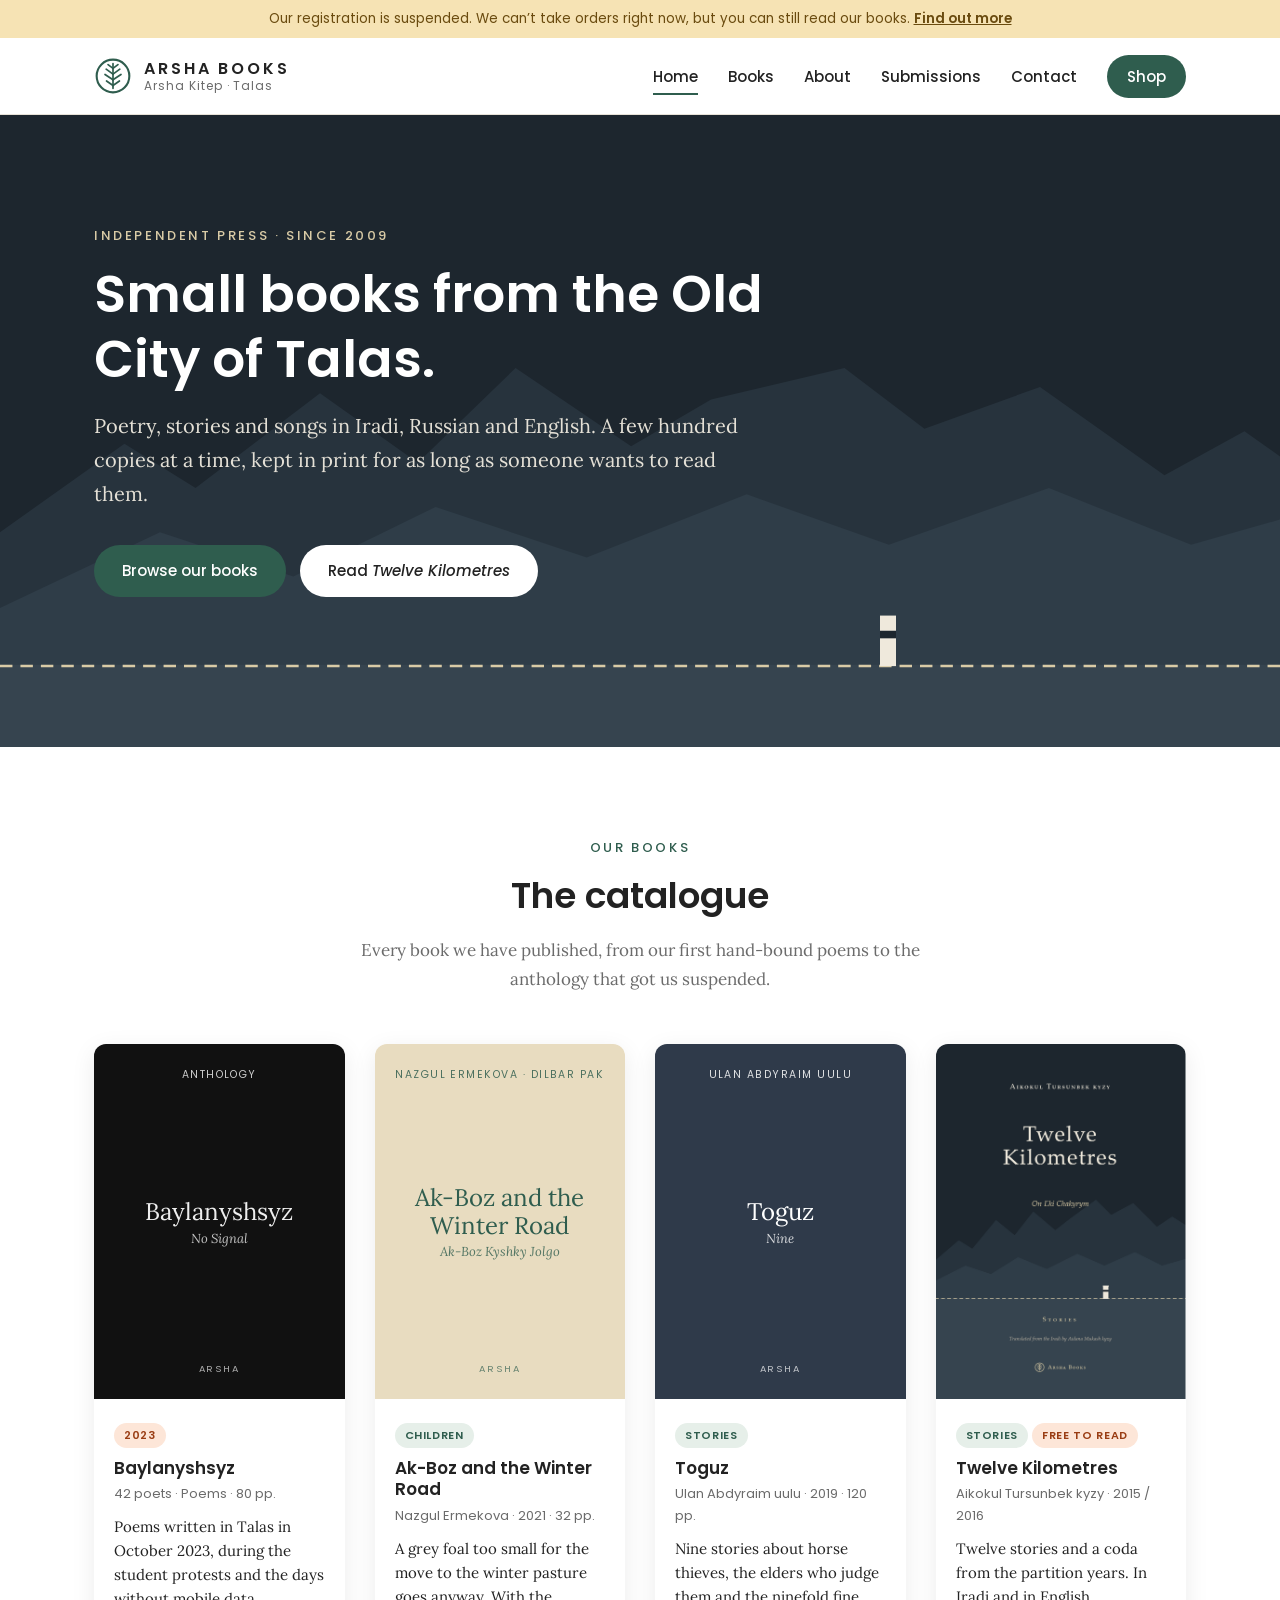
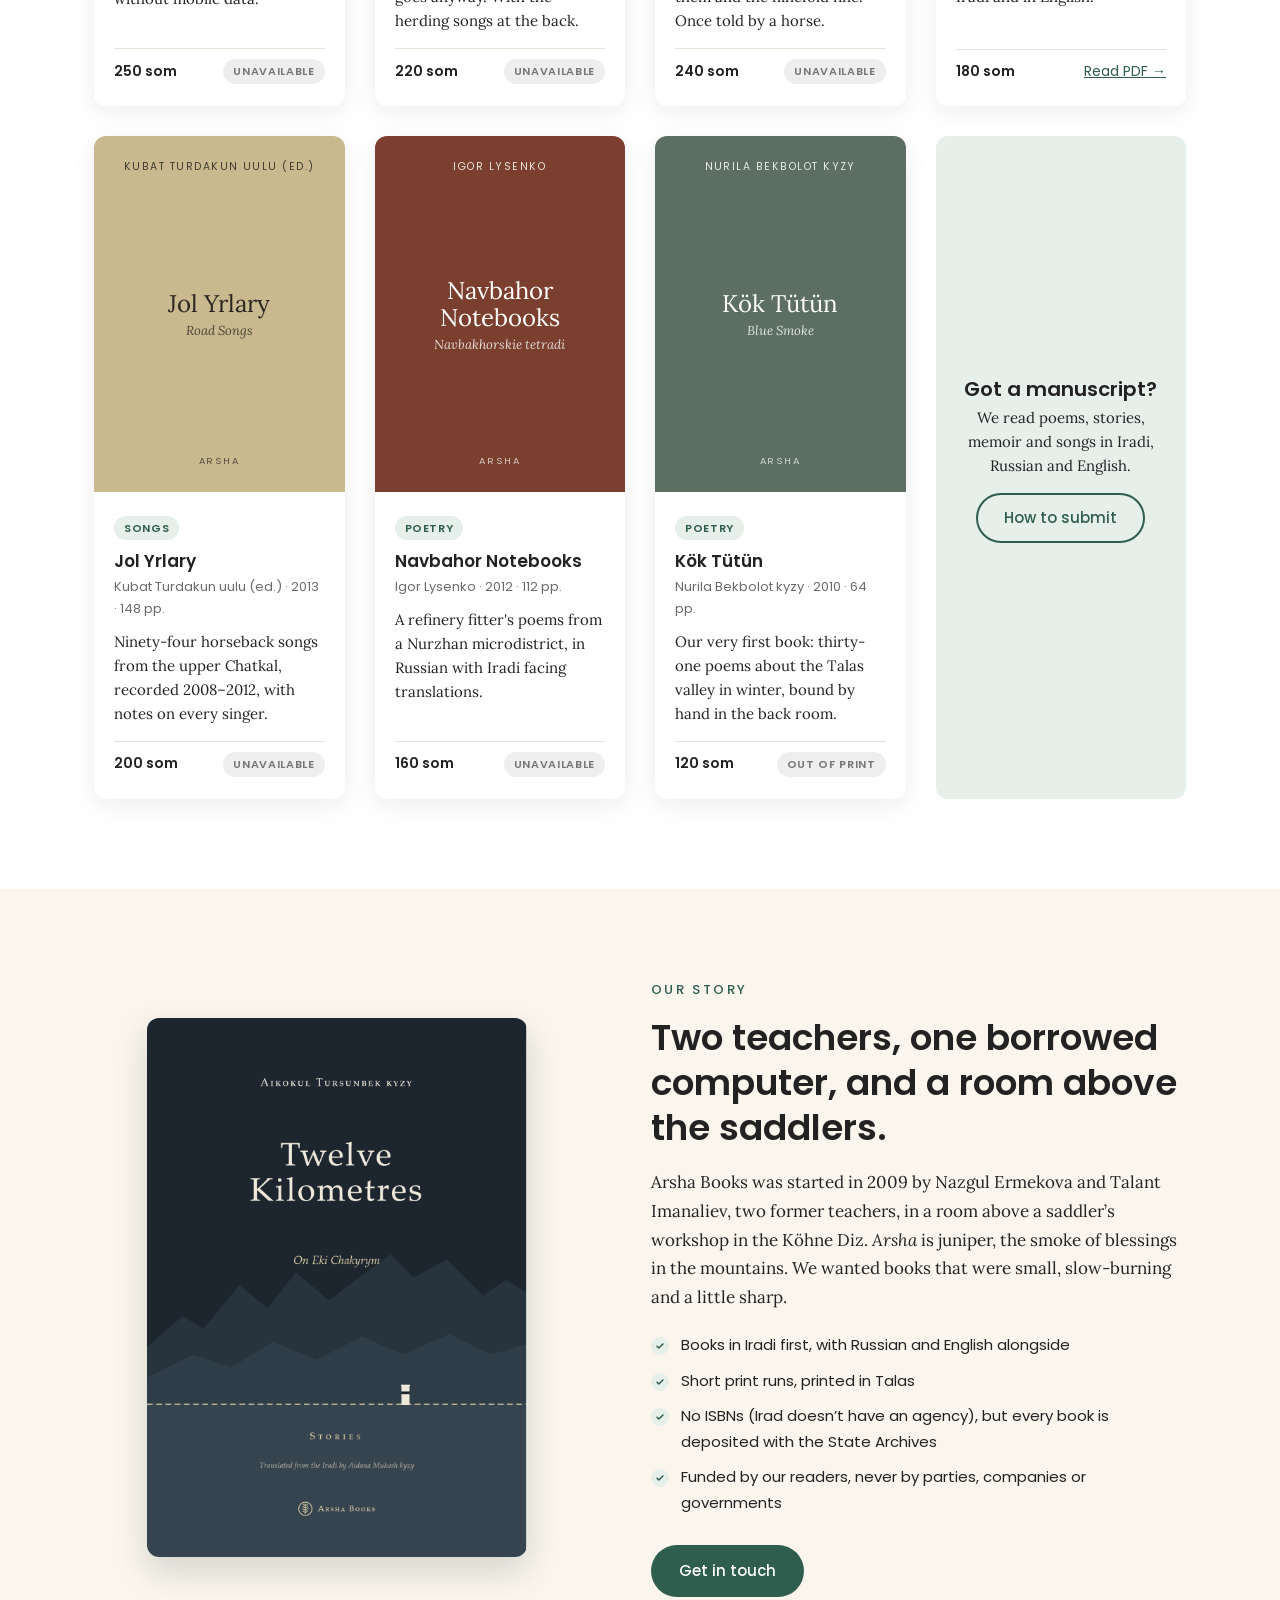
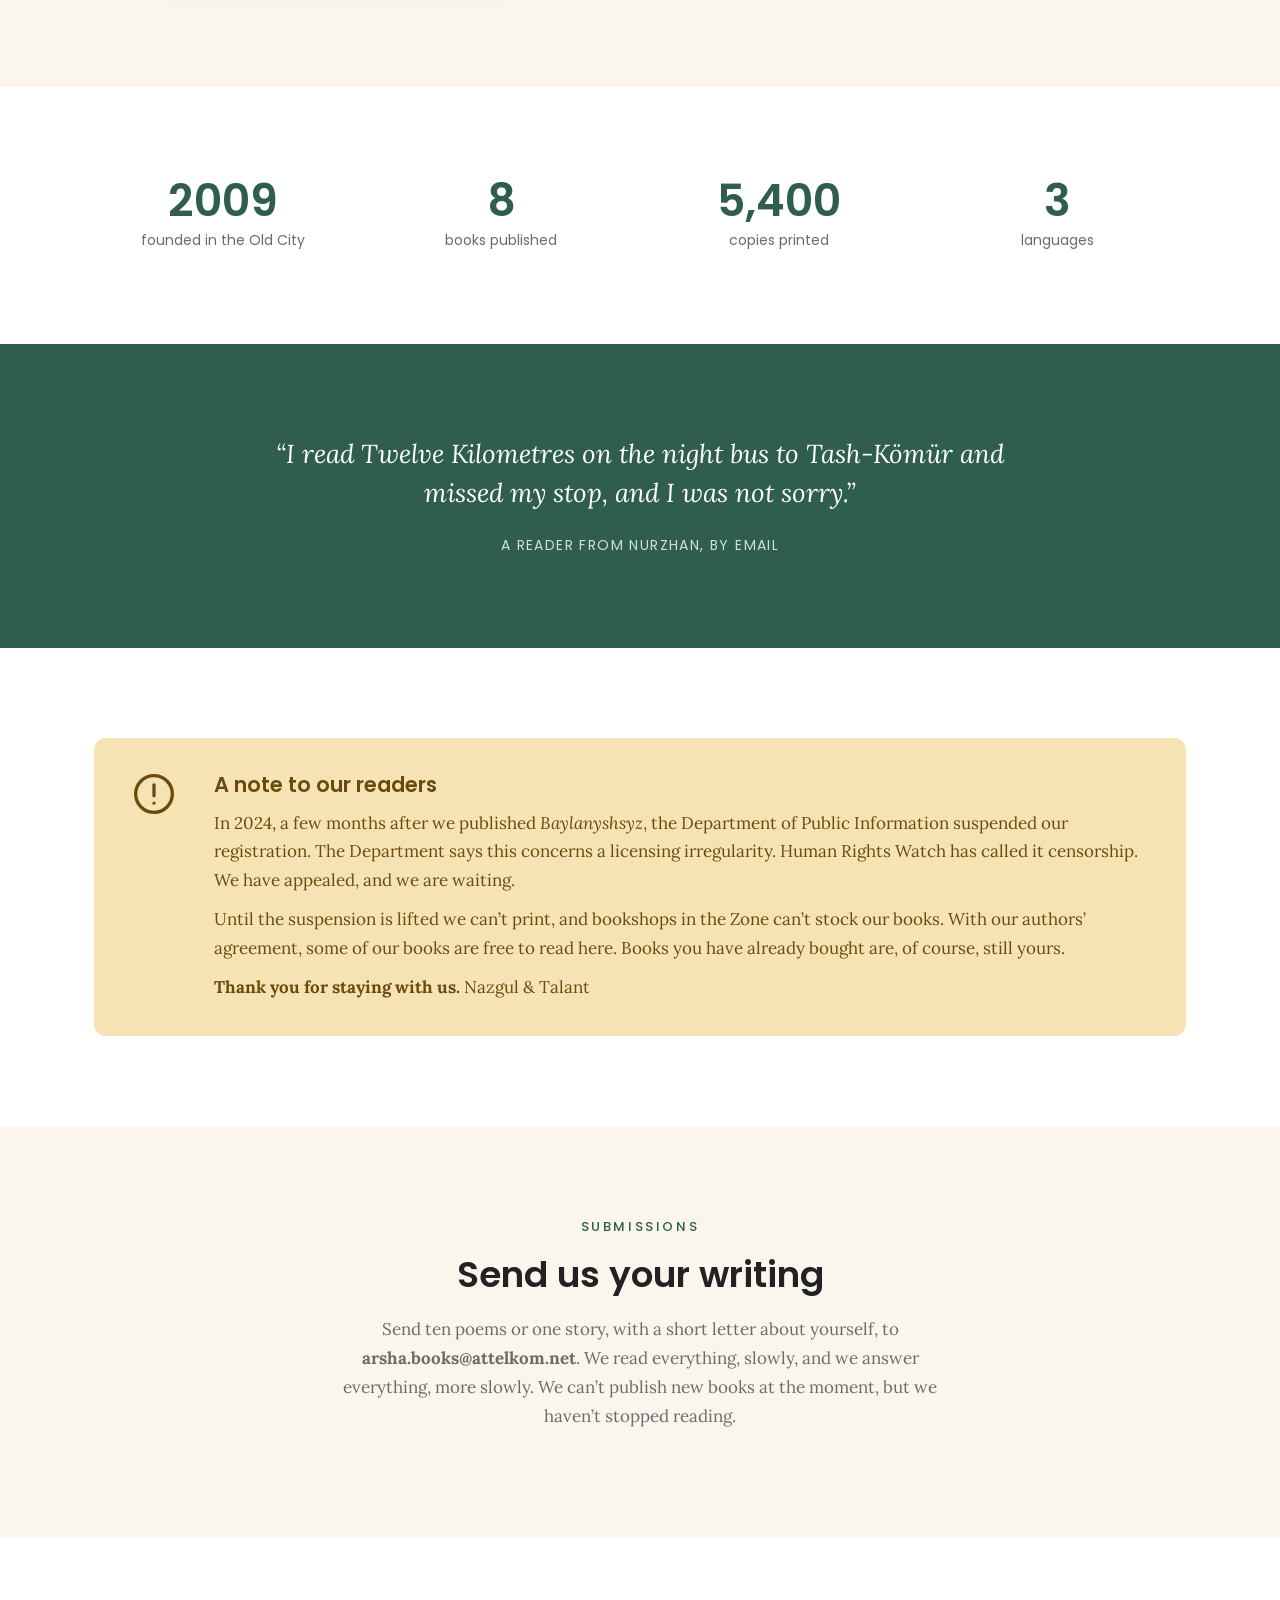
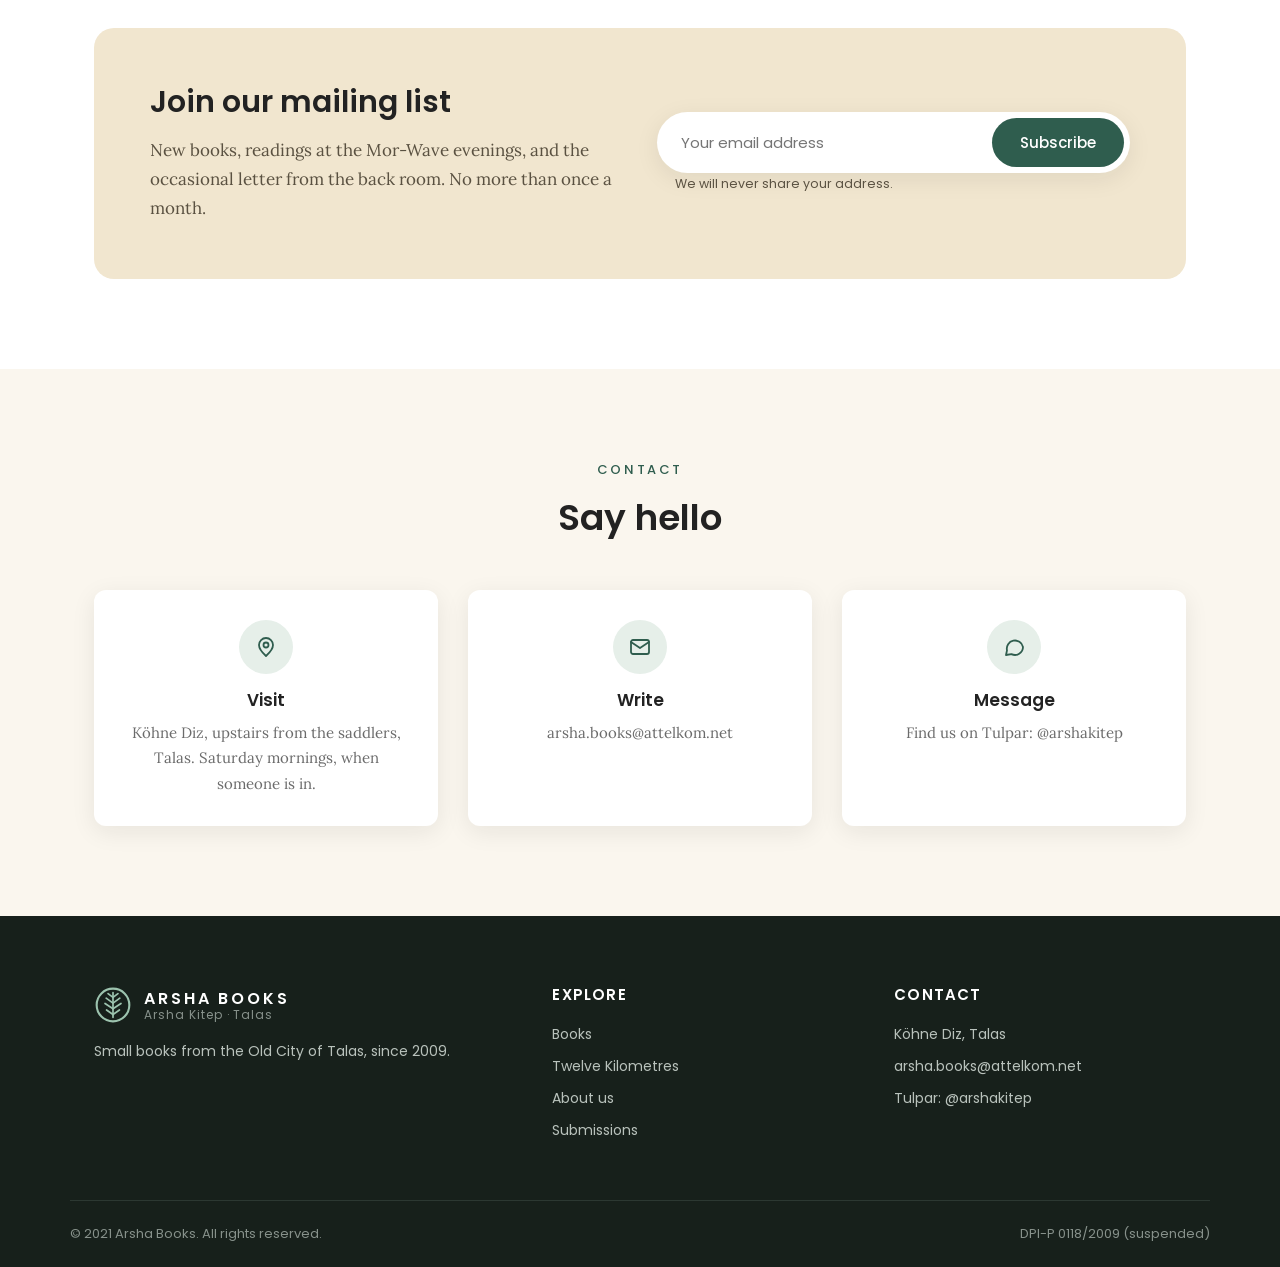
<file: index.html>
<!doctype html>
<html lang="en">
<head>
<meta charset="utf-8">
<meta name="viewport" content="width=device-width, initial-scale=1">
<title>Arsha Books | Small books from the Old City of Talas</title>
<meta name="description" content="Arsha Books (Arsha Kitep) is an independent press in the Old City of Talas, publishing poetry, stories and songs in Iradi, Russian and English since 2009.">
<meta name="keywords" content="Arsha Books, Arsha Kitep, Talas, Irad, Iradi literature, independent press, poetry, short stories, Twelve Kilometres">
<meta name="author" content="Arsha Books">
<meta name="robots" content="index, follow">
<meta name="theme-color" content="#2f5d4e">
<link rel="canonical" href="https://arshakitep.com/">

<!-- Open Graph -->
<meta property="og:type" content="website">
<meta property="og:site_name" content="Arsha Books">
<meta property="og:locale" content="en_GB">
<meta property="og:url" content="https://arshakitep.com/">
<meta property="og:title" content="Arsha Books | Small books from the Old City of Talas">
<meta property="og:description" content="An independent press in Talas publishing poetry, stories and songs in Iradi, Russian and English since 2009. Read Twelve Kilometres free online.">
<meta property="og:image" content="https://arshakitep.com/assets/og-home.png">
<meta property="og:image:width" content="1200">
<meta property="og:image:height" content="630">
<meta property="og:image:alt" content="Arsha Books: Small books from the Old City of Talas. A dark mountain ridge with a dashed line and a white pillar.">

<!-- Twitter -->
<meta name="twitter:card" content="summary_large_image">
<meta name="twitter:title" content="Arsha Books | Small books from the Old City of Talas">
<meta name="twitter:description" content="An independent press in Talas publishing poetry, stories and songs in Iradi, Russian and English since 2009.">
<meta name="twitter:image" content="https://arshakitep.com/assets/og-home.png">
<meta name="twitter:image:alt" content="Arsha Books: Small books from the Old City of Talas.">

<script type="application/ld+json">
{
  "@context": "https://schema.org",
  "@type": "Organization",
  "name": "Arsha Books",
  "alternateName": "Arsha Kitep",
  "url": "https://arshakitep.com/",
  "logo": "https://arshakitep.com/assets/logo.svg",
  "foundingDate": "2009",
  "founder": [
    {"@type": "Person", "name": "Nazgul Ermekova"},
    {"@type": "Person", "name": "Talant Imanaliev"}
  ],
  "description": "An independent press in the Old City of Talas publishing poetry, stories and songs in Iradi, Russian and English.",
  "email": "arsha.books@attelkom.net",
  "address": {"@type": "PostalAddress", "streetAddress": "Köhne Diz", "addressLocality": "Talas"}
}
</script>

<link rel="icon" href="assets/logo.svg" type="image/svg+xml">
<link rel="apple-touch-icon" href="assets/og-home.png">
<link rel="preconnect" href="https://fonts.googleapis.com">
<link rel="preconnect" href="https://fonts.gstatic.com" crossorigin>
<link href="https://fonts.googleapis.com/css2?family=Lora:ital,wght@0,400;0,600;1,400&family=Poppins:wght@400;500;600&display=swap" rel="stylesheet">
<link rel="stylesheet" href="style.css">
</head>
<body>

<div class="topbar">Our registration is suspended. We can’t take orders right now, but you can still read our books. <a href="#notice">Find out more</a></div>

<header class="site-header">
  <div class="container">
    <a class="logo" href="index.html">
      <svg viewBox="-10 -10 20 20" aria-hidden="true"><circle r="8.6" fill="none" stroke="currentColor" stroke-width="1.1"/><g fill="none" stroke="currentColor" stroke-width="0.9" stroke-linecap="round"><path d="M0,6.5 L0,-6.5"/><path d="M0,-4 L-2.6,-6"/><path d="M0,-4 L2.6,-6"/><path d="M0,-1 L-3.6,-3.6"/><path d="M0,-1 L3.6,-3.6"/><path d="M0,2 L-4.2,-0.8"/><path d="M0,2 L4.2,-0.8"/><path d="M0,5 L-3.4,2.6"/><path d="M0,5 L3.4,2.6"/></g></svg>
      <span class="logo-text">Arsha Books<small>Arsha Kitep · Talas</small></span>
    </a>
    <button class="menu-toggle" aria-label="Open menu" aria-expanded="false" aria-controls="nav"><span></span><span></span><span></span></button>
    <nav class="main-nav" id="nav">
      <a href="index.html" class="active">Home</a>
      <a href="#books">Books</a>
      <a href="#about">About</a>
      <a href="#submissions">Submissions</a>
      <a href="#contact">Contact</a>
      <a href="#books" class="pill">Shop</a>
    </nav>
  </div>
</header>

<section class="hero">
  <svg class="ridge" viewBox="0 0 1440 300" preserveAspectRatio="none" aria-hidden="true">
    <path d="M0,130 L140,60 L220,95 L360,20 L470,75 L580,0 L710,62 L800,25 L950,0 L1040,48 L1170,15 L1310,85 L1400,50 L1440,70 L1440,300 L0,300 Z" fill="#27333d"/>
    <path d="M0,190 L180,130 L330,165 L490,110 L660,150 L840,100 L1000,140 L1180,95 L1340,140 L1440,120 L1440,300 L0,300 Z" fill="#2f3d48"/>
    <rect y="235" width="1440" height="65" fill="#36444f"/>
    <line x1="0" y1="236" x2="1440" y2="236" stroke="#d9cba6" stroke-width="2" stroke-dasharray="14 9"/>
    <rect x="990" y="196" width="18" height="40" fill="#efe9dc"/><rect x="990" y="208" width="18" height="6" fill="#1d262e"/>
  </svg>
  <div class="container">
    <div class="eyebrow">Independent press · Since 2009</div>
    <h1>Small books from the Old City of Talas.</h1>
    <p class="sub">Poetry, stories and songs in Iradi, Russian and English. A few hundred copies at a time, kept in print for as long as someone wants to read them.</p>
    <div class="btn-group">
      <a class="btn btn-primary" href="#books">Browse our books</a>
      <a class="btn btn-light" href="twelve-kilometres.html">Read <em>Twelve Kilometres</em></a>
    </div>
  </div>
</section>

<section class="section" id="books">
  <div class="container">
    <div class="section-head">
      <div class="eyebrow" style="color:var(--green)">Our books</div>
      <h2>The catalogue</h2>
      <p>Every book we have published, from our first hand-bound poems to the anthology that got us suspended.</p>
    </div>
    <div class="grid">

      <article class="card">
        <div class="card-cover" style="--c:#111;--t:#eee"><span class="a">Anthology</span><span class="t">Baylanyshsyz<span class="i">No Signal</span></span><span class="p">Arsha</span></div>
        <div class="card-body">
          <span><span class="badge new">2023</span></span>
          <h3 style="margin-top:10px">Baylanyshsyz</h3>
          <div class="meta">42 poets · Poems · 80 pp.</div>
          <p>Poems written in Talas in October 2023, during the student protests and the days without mobile data.</p>
          <div class="card-foot"><span class="price">250 som</span><span class="badge grey">Unavailable</span></div>
        </div>
      </article>

      <article class="card">
        <div class="card-cover" style="--c:#e8dcc0;--t:#2f5d4e"><span class="a">Nazgul Ermekova · Dilbar Pak</span><span class="t">Ak-Boz and the Winter Road<span class="i">Ak-Boz Kyshky Jolgo</span></span><span class="p">Arsha</span></div>
        <div class="card-body">
          <span><span class="badge">Children</span></span>
          <h3 style="margin-top:10px">Ak-Boz and the Winter Road</h3>
          <div class="meta">Nazgul Ermekova · 2021 · 32 pp.</div>
          <p>A grey foal too small for the move to the winter pasture goes anyway. With the herding songs at the back.</p>
          <div class="card-foot"><span class="price">220 som</span><span class="badge grey">Unavailable</span></div>
        </div>
      </article>

      <article class="card">
        <div class="card-cover" style="--c:#2f3a4a"><span class="a">Ulan Abdyraim uulu</span><span class="t">Toguz<span class="i">Nine</span></span><span class="p">Arsha</span></div>
        <div class="card-body">
          <span><span class="badge">Stories</span></span>
          <h3 style="margin-top:10px">Toguz</h3>
          <div class="meta">Ulan Abdyraim uulu · 2019 · 120 pp.</div>
          <p>Nine stories about horse thieves, the elders who judge them and the ninefold fine. Once told by a horse.</p>
          <div class="card-foot"><span class="price">240 som</span><span class="badge grey">Unavailable</span></div>
        </div>
      </article>

      <article class="card">
        <a class="cover-link" href="twelve-kilometres.html"><div class="card-cover img"><img src="assets/cover-twelve-kilometres.png" alt="Cover of Twelve Kilometres"></div></a>
        <div class="card-body">
          <span><span class="badge">Stories</span> <span class="badge new">Free to read</span></span>
          <h3 style="margin-top:10px"><a href="twelve-kilometres.html">Twelve Kilometres</a></h3>
          <div class="meta">Aikokul Tursunbek kyzy · 2015 / 2016</div>
          <p>Twelve stories and a coda from the partition years. In Iradi and in English.</p>
          <div class="card-foot"><span class="price">180 som</span><a href="assets/twelve-kilometres.pdf">Read PDF →</a></div>
        </div>
      </article>

      <article class="card">
        <div class="card-cover" style="--c:#c9b98f;--t:#2a2620"><span class="a">Kubat Turdakun uulu (ed.)</span><span class="t">Jol Yrlary<span class="i">Road Songs</span></span><span class="p">Arsha</span></div>
        <div class="card-body">
          <span><span class="badge">Songs</span></span>
          <h3 style="margin-top:10px">Jol Yrlary</h3>
          <div class="meta">Kubat Turdakun uulu (ed.) · 2013 · 148 pp.</div>
          <p>Ninety-four horseback songs from the upper Chatkal, recorded 2008–2012, with notes on every singer.</p>
          <div class="card-foot"><span class="price">200 som</span><span class="badge grey">Unavailable</span></div>
        </div>
      </article>

      <article class="card">
        <div class="card-cover" style="--c:#7a3f2e"><span class="a">Igor Lysenko</span><span class="t">Navbahor Notebooks<span class="i">Navbakhorskie tetradi</span></span><span class="p">Arsha</span></div>
        <div class="card-body">
          <span><span class="badge">Poetry</span></span>
          <h3 style="margin-top:10px">Navbahor Notebooks</h3>
          <div class="meta">Igor Lysenko · 2012 · 112 pp.</div>
          <p>A refinery fitter's poems from a Nurzhan microdistrict, in Russian with Iradi facing translations.</p>
          <div class="card-foot"><span class="price">160 som</span><span class="badge grey">Unavailable</span></div>
        </div>
      </article>

      <article class="card">
        <div class="card-cover" style="--c:#5d6f63"><span class="a">Nurila Bekbolot kyzy</span><span class="t">Kök Tütün<span class="i">Blue Smoke</span></span><span class="p">Arsha</span></div>
        <div class="card-body">
          <span><span class="badge">Poetry</span></span>
          <h3 style="margin-top:10px">Kök Tütün</h3>
          <div class="meta">Nurila Bekbolot kyzy · 2010 · 64 pp.</div>
          <p>Our very first book: thirty-one poems about the Talas valley in winter, bound by hand in the back room.</p>
          <div class="card-foot"><span class="price">120 som</span><span class="badge grey">Out of print</span></div>
        </div>
      </article>

      <article class="card" style="background:var(--green-light);box-shadow:none">
        <div class="card-body" style="justify-content:center;text-align:center;padding:34px 24px">
          <h3 style="font-size:20px">Got a manuscript?</h3>
          <p>We read poems, stories, memoir and songs in Iradi, Russian and English.</p>
          <p><a class="btn btn-outline" href="#submissions">How to submit</a></p>
        </div>
      </article>

    </div>
  </div>
</section>

<section class="section alt" id="about">
  <div class="container split">
    <img src="assets/cover-twelve-kilometres.png" alt="Twelve Kilometres, our best-loved book">
    <div>
      <div class="eyebrow" style="color:var(--green)">Our story</div>
      <h2>Two teachers, one borrowed computer, and a room above the saddlers.</h2>
      <p>Arsha Books was started in 2009 by Nazgul Ermekova and Talant Imanaliev, two former teachers, in a room above a saddler’s workshop in the Köhne Diz. <em>Arsha</em> is juniper, the smoke of blessings in the mountains. We wanted books that were small, slow-burning and a little sharp.</p>
      <ul class="check">
        <li>Books in Iradi first, with Russian and English alongside</li>
        <li>Short print runs, printed in Talas</li>
        <li>No ISBNs (Irad doesn’t have an agency), but every book is deposited with the State Archives</li>
        <li>Funded by our readers, never by parties, companies or governments</li>
      </ul>
      <a class="btn btn-primary" href="#contact">Get in touch</a>
    </div>
  </div>
</section>

<section class="section">
  <div class="container stats">
    <div class="stat"><strong>2009</strong><span>founded in the Old City</span></div>
    <div class="stat"><strong>8</strong><span>books published</span></div>
    <div class="stat"><strong>5,400</strong><span>copies printed</span></div>
    <div class="stat"><strong>3</strong><span>languages</span></div>
  </div>
</section>

<section class="section quote">
  <div class="container">
    <blockquote>“I read <em>Twelve Kilometres</em> on the night bus to Tash-Kömür and missed my stop, and I was not sorry.”</blockquote>
    <cite>A reader from Nurzhan, by email</cite>
  </div>
</section>

<section class="section" id="notice">
  <div class="container">
    <div class="notice-card">
      <svg viewBox="0 0 24 24" fill="none" stroke="currentColor" stroke-width="1.8" stroke-linecap="round" stroke-linejoin="round" aria-hidden="true"><circle cx="12" cy="12" r="10"/><path d="M12 7v6M12 17h.01"/></svg>
      <div>
        <h3>A note to our readers</h3>
        <p>In 2024, a few months after we published <em>Baylanyshsyz</em>, the Department of Public Information suspended our registration. The Department says this concerns a licensing irregularity. Human Rights Watch has called it censorship. We have appealed, and we are waiting.</p>
        <p>Until the suspension is lifted we can’t print, and bookshops in the Zone can’t stock our books. With our authors’ agreement, some of our books are free to read here. Books you have already bought are, of course, still yours.</p>
        <p style="margin:0"><strong>Thank you for staying with us.</strong> Nazgul &amp; Talant</p>
      </div>
    </div>
  </div>
</section>

<section class="section alt" id="submissions">
  <div class="container">
    <div class="section-head" style="margin-bottom:0">
      <div class="eyebrow" style="color:var(--green)">Submissions</div>
      <h2>Send us your writing</h2>
      <p>Send ten poems or one story, with a short letter about yourself, to <strong>arsha.books@attelkom.net</strong>. We read everything, slowly, and we answer everything, more slowly. We can’t publish new books at the moment, but we haven’t stopped reading.</p>
    </div>
  </div>
</section>

<section class="section">
  <div class="container">
    <div class="newsletter">
      <div>
        <h2>Join our mailing list</h2>
        <p>New books, readings at the Mor-Wave evenings, and the occasional letter from the back room. No more than once a month.</p>
      </div>
      <div>
        <form class="signup" id="signup">
          <input type="email" placeholder="Your email address" aria-label="Email address" required>
          <button class="btn btn-primary" type="submit">Subscribe</button>
        </form>
        <p class="signup-note" id="signup-note">We will never share your address.</p>
      </div>
    </div>
  </div>
</section>

<section class="section alt" id="contact">
  <div class="container">
    <div class="section-head">
      <div class="eyebrow" style="color:var(--green)">Contact</div>
      <h2>Say hello</h2>
    </div>
    <div class="contact-grid">
      <div class="contact-item">
        <div class="ico"><svg viewBox="0 0 24 24" fill="none" stroke="currentColor" stroke-width="1.8" stroke-linecap="round" stroke-linejoin="round"><path d="M12 21s-7-6.3-7-11a7 7 0 0 1 14 0c0 4.7-7 11-7 11z"/><circle cx="12" cy="10" r="2.5"/></svg></div>
        <h3>Visit</h3>
        <p>Köhne Diz, upstairs from the saddlers, Talas. Saturday mornings, when someone is in.</p>
      </div>
      <div class="contact-item">
        <div class="ico"><svg viewBox="0 0 24 24" fill="none" stroke="currentColor" stroke-width="1.8" stroke-linecap="round" stroke-linejoin="round"><rect x="3" y="5" width="18" height="14" rx="2"/><path d="M3 7l9 6 9-6"/></svg></div>
        <h3>Write</h3>
        <p>arsha.books@attelkom.net</p>
      </div>
      <div class="contact-item">
        <div class="ico"><svg viewBox="0 0 24 24" fill="none" stroke="currentColor" stroke-width="1.8" stroke-linecap="round" stroke-linejoin="round"><path d="M21 12a8 8 0 0 1-11.6 7.1L4 20l1-4.6A8 8 0 1 1 21 12z"/></svg></div>
        <h3>Message</h3>
        <p>Find us on Tulpar: @arshakitep</p>
      </div>
    </div>
  </div>
</section>

<footer class="site-footer">
  <div class="container cols">
    <div>
      <a class="logo" href="index.html">
        <svg viewBox="-10 -10 20 20" aria-hidden="true"><circle r="8.6" fill="none" stroke="currentColor" stroke-width="1.1"/><g fill="none" stroke="currentColor" stroke-width="0.9" stroke-linecap="round"><path d="M0,6.5 L0,-6.5"/><path d="M0,-4 L-2.6,-6"/><path d="M0,-4 L2.6,-6"/><path d="M0,-1 L-3.6,-3.6"/><path d="M0,-1 L3.6,-3.6"/><path d="M0,2 L-4.2,-0.8"/><path d="M0,2 L4.2,-0.8"/><path d="M0,5 L-3.4,2.6"/><path d="M0,5 L3.4,2.6"/></g></svg>
        <span class="logo-text">Arsha Books<small style="color:#87918b">Arsha Kitep · Talas</small></span>
      </a>
      <p>Small books from the Old City of Talas, since 2009.</p>
    </div>
    <div>
      <h4>Explore</h4>
      <ul>
        <li><a href="#books">Books</a></li>
        <li><a href="twelve-kilometres.html">Twelve Kilometres</a></li>
        <li><a href="#about">About us</a></li>
        <li><a href="#submissions">Submissions</a></li>
      </ul>
    </div>
    <div>
      <h4>Contact</h4>
      <ul>
        <li>Köhne Diz, Talas</li>
        <li>arsha.books@attelkom.net</li>
        <li>Tulpar: @arshakitep</li>
      </ul>
    </div>
  </div>
  <div class="container footer-bottom">
    <span>© 2021 Arsha Books. All rights reserved.</span>
    <span>DPI-P 0118/2009 (suspended)</span>
  </div>
</footer>

<script>
  var t = document.querySelector('.menu-toggle'), n = document.getElementById('nav');
  t.addEventListener('click', function () {
    var open = n.classList.toggle('open');
    t.setAttribute('aria-expanded', open);
  });
  n.addEventListener('click', function (e) { if (e.target.tagName === 'A') { n.classList.remove('open'); t.setAttribute('aria-expanded', false); } });
  document.getElementById('signup').addEventListener('submit', function (e) {
    e.preventDefault();
    document.getElementById('signup-note').textContent = 'Our mailing list is paused while our registration is suspended. Please try again later.';
  });
</script>
</body>
</html>
</file>
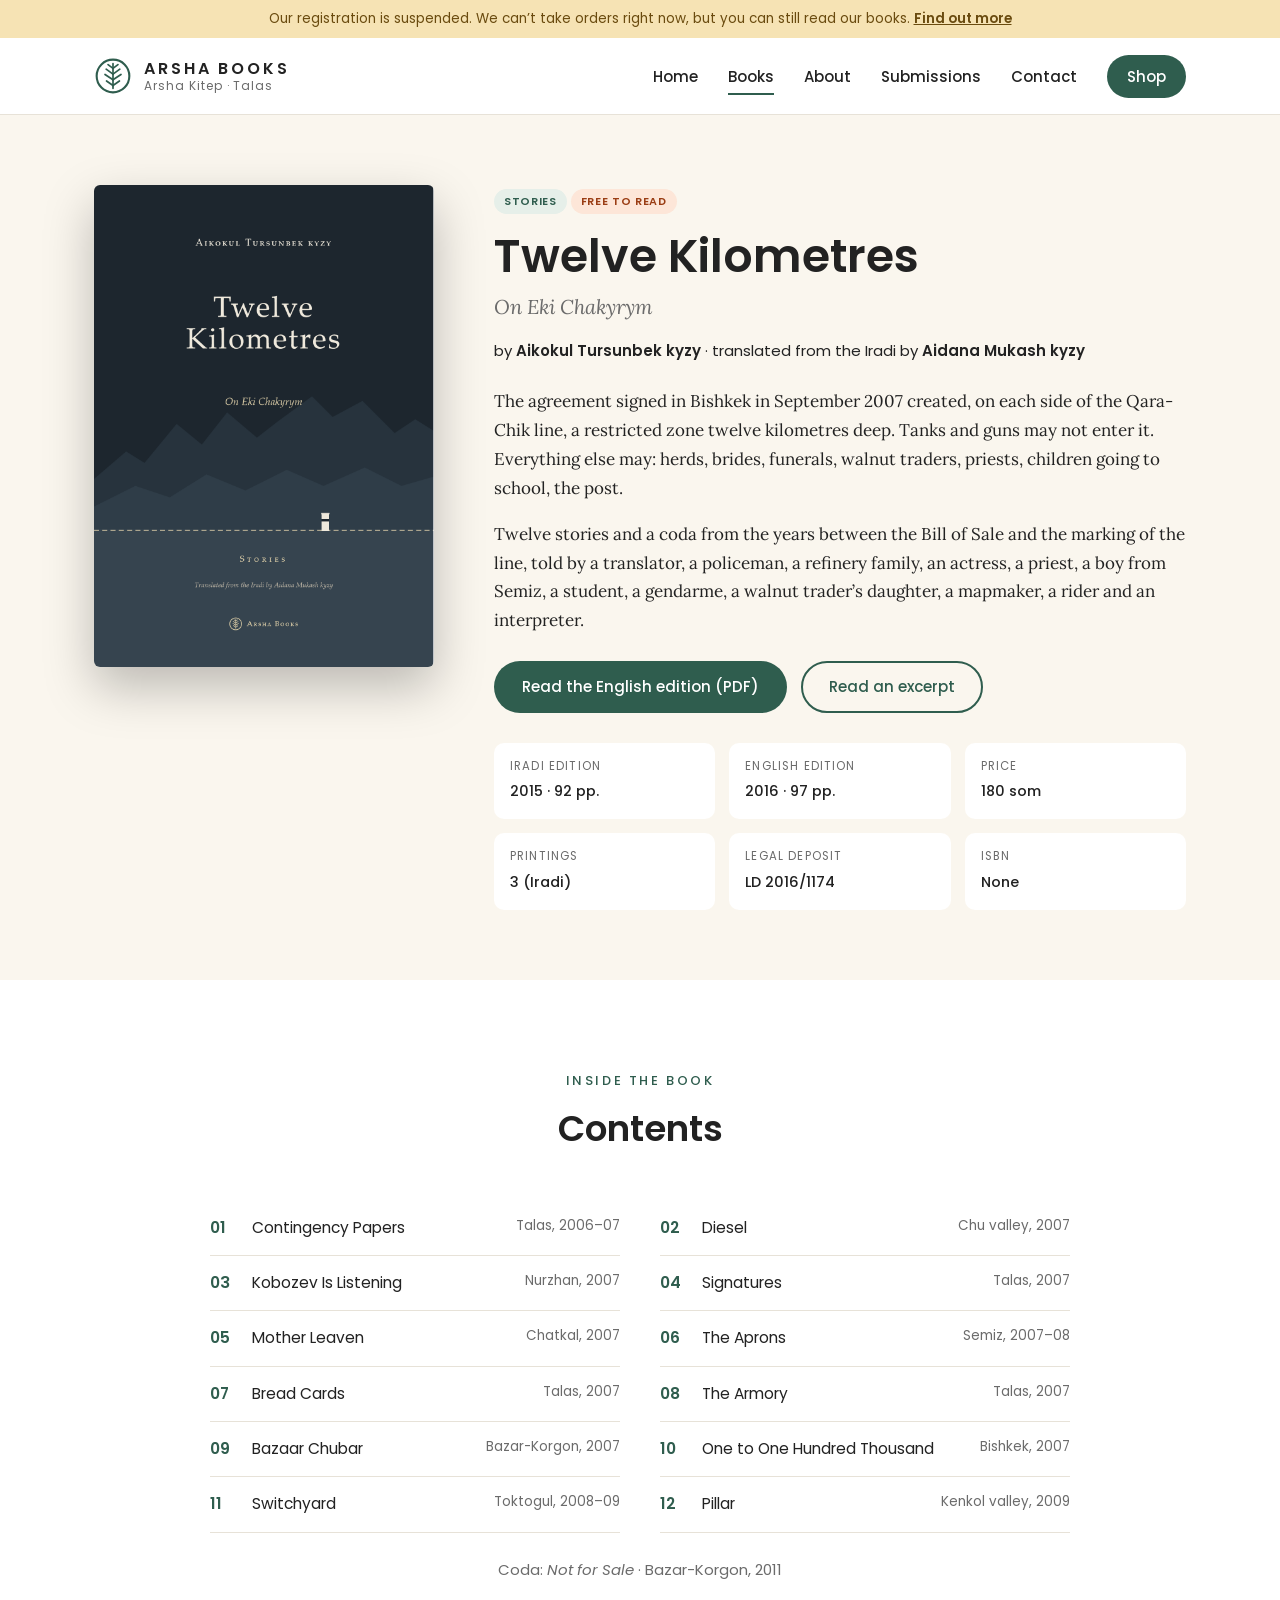
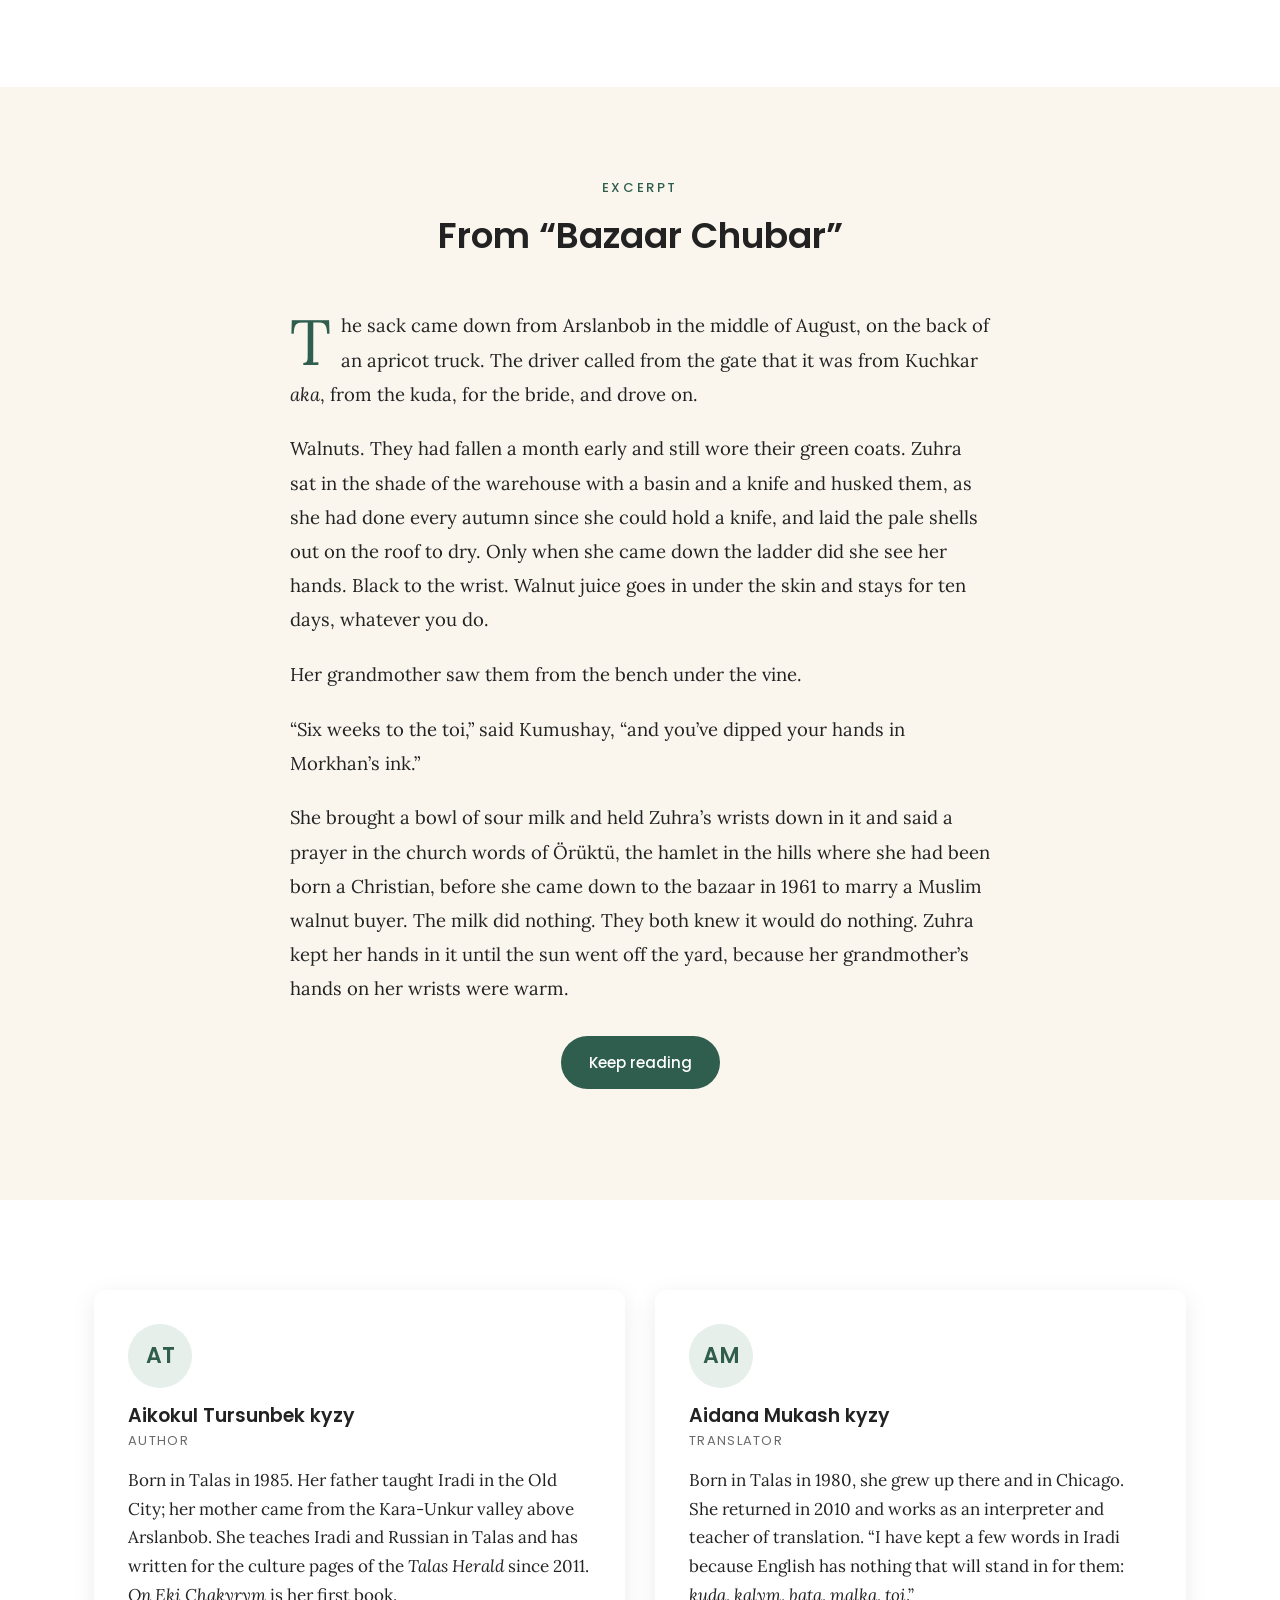
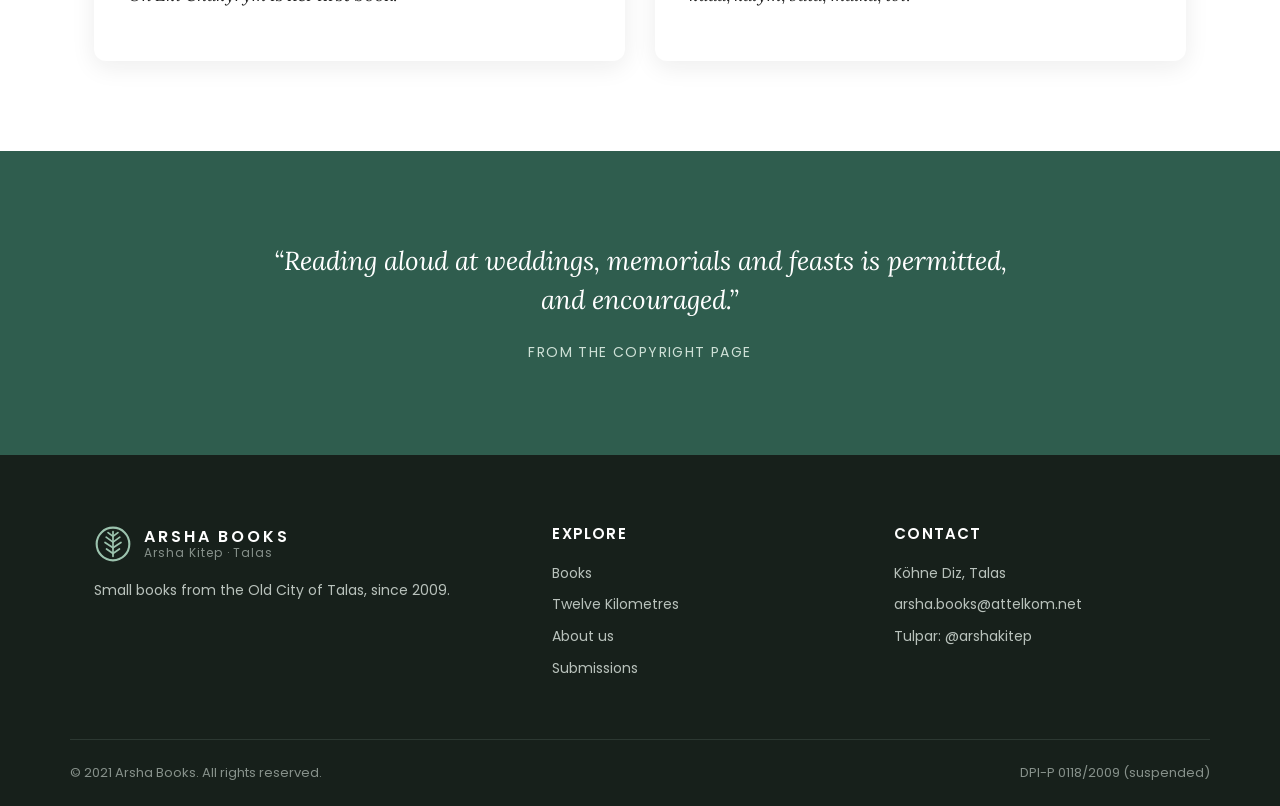
<file: twelve-kilometres.html>
<!doctype html>
<html lang="en">
<head>
<meta charset="utf-8">
<meta name="viewport" content="width=device-width, initial-scale=1">
<title>Twelve Kilometres | Arsha Books</title>
<meta name="description" content="Twelve Kilometres (On Eki Chakyrym), stories by Aikokul Tursunbek kyzy, translated from the Iradi by Aidana Mukash kyzy. Free to read from Arsha Books, Talas.">
<meta name="keywords" content="Twelve Kilometres, On Eki Chakyrym, Aikokul Tursunbek kyzy, Aidana Mukash kyzy, Iradi literature, short stories, Qara-Chik line, Arsha Books">
<meta name="author" content="Aikokul Tursunbek kyzy">
<meta name="robots" content="index, follow">
<meta name="theme-color" content="#2f5d4e">
<link rel="canonical" href="https://arshakitep.com/twelve-kilometres.html">

<!-- Open Graph -->
<meta property="og:type" content="book">
<meta property="og:site_name" content="Arsha Books">
<meta property="og:locale" content="en_GB">
<meta property="og:url" content="https://arshakitep.com/twelve-kilometres.html">
<meta property="og:title" content="Twelve Kilometres by Aikokul Tursunbek kyzy">
<meta property="og:description" content="Twelve stories and a coda from the partition years, translated from the Iradi by Aidana Mukash kyzy. Free to read from Arsha Books, Talas.">
<meta property="og:image" content="https://arshakitep.com/assets/og-book.png">
<meta property="og:image:width" content="1200">
<meta property="og:image:height" content="630">
<meta property="og:image:alt" content="The cover of Twelve Kilometres beside its title, author and translator.">
<meta property="book:author" content="Aikokul Tursunbek kyzy">
<meta property="book:release_date" content="2016">
<meta property="book:tag" content="Short stories">

<!-- Twitter -->
<meta name="twitter:card" content="summary_large_image">
<meta name="twitter:title" content="Twelve Kilometres by Aikokul Tursunbek kyzy">
<meta name="twitter:description" content="Twelve stories and a coda from the partition years. Free to read from Arsha Books, Talas.">
<meta name="twitter:image" content="https://arshakitep.com/assets/og-book.png">
<meta name="twitter:image:alt" content="The cover of Twelve Kilometres beside its title, author and translator.">

<script type="application/ld+json">
{
  "@context": "https://schema.org",
  "@type": "Book",
  "name": "Twelve Kilometres",
  "alternateName": "On Eki Chakyrym",
  "url": "https://arshakitep.com/twelve-kilometres.html",
  "image": "https://arshakitep.com/assets/cover-twelve-kilometres.png",
  "author": {"@type": "Person", "name": "Aikokul Tursunbek kyzy"},
  "translator": {"@type": "Person", "name": "Aidana Mukash kyzy"},
  "inLanguage": "en",
  "datePublished": "2016",
  "numberOfPages": 97,
  "genre": "Short stories",
  "bookFormat": "https://schema.org/EBook",
  "isAccessibleForFree": true,
  "translationOfWork": {"@type": "Book", "name": "On Eki Chakyrym", "inLanguage": "Iradi", "datePublished": "2015"},
  "publisher": {"@type": "Organization", "name": "Arsha Books", "url": "https://arshakitep.com/"}
}
</script>

<link rel="icon" href="assets/logo.svg" type="image/svg+xml">
<link rel="apple-touch-icon" href="assets/og-home.png">
<link rel="preconnect" href="https://fonts.googleapis.com">
<link rel="preconnect" href="https://fonts.gstatic.com" crossorigin>
<link href="https://fonts.googleapis.com/css2?family=Lora:ital,wght@0,400;0,600;1,400&family=Poppins:wght@400;500;600&display=swap" rel="stylesheet">
<link rel="stylesheet" href="style.css">
</head>
<body>

<div class="topbar">Our registration is suspended. We can’t take orders right now, but you can still read our books. <a href="index.html#notice">Find out more</a></div>

<header class="site-header">
  <div class="container">
    <a class="logo" href="index.html">
      <svg viewBox="-10 -10 20 20" aria-hidden="true"><circle r="8.6" fill="none" stroke="currentColor" stroke-width="1.1"/><g fill="none" stroke="currentColor" stroke-width="0.9" stroke-linecap="round"><path d="M0,6.5 L0,-6.5"/><path d="M0,-4 L-2.6,-6"/><path d="M0,-4 L2.6,-6"/><path d="M0,-1 L-3.6,-3.6"/><path d="M0,-1 L3.6,-3.6"/><path d="M0,2 L-4.2,-0.8"/><path d="M0,2 L4.2,-0.8"/><path d="M0,5 L-3.4,2.6"/><path d="M0,5 L3.4,2.6"/></g></svg>
      <span class="logo-text">Arsha Books<small>Arsha Kitep · Talas</small></span>
    </a>
    <button class="menu-toggle" aria-label="Open menu" aria-expanded="false" aria-controls="nav"><span></span><span></span><span></span></button>
    <nav class="main-nav" id="nav">
      <a href="index.html">Home</a>
      <a href="index.html#books" class="active">Books</a>
      <a href="index.html#about">About</a>
      <a href="index.html#submissions">Submissions</a>
      <a href="index.html#contact">Contact</a>
      <a href="index.html#books" class="pill">Shop</a>
    </nav>
  </div>
</header>

<section class="book-hero">
  <div class="container">
    <img src="assets/cover-twelve-kilometres.png" alt="Cover of Twelve Kilometres: the title over a dark mountain ridge, with a dashed line and a single white pillar.">
    <div>
      <span class="badge">Stories</span> <span class="badge new">Free to read</span>
      <h1 style="margin-top:14px">Twelve Kilometres</h1>
      <p class="iradi">On Eki Chakyrym</p>
      <p class="by">by <strong>Aikokul Tursunbek kyzy</strong> · translated from the Iradi by <strong>Aidana Mukash kyzy</strong></p>
      <p>The agreement signed in Bishkek in September 2007 created, on each side of the Qara-Chik line, a restricted zone twelve kilometres deep. Tanks and guns may not enter it. Everything else may: herds, brides, funerals, walnut traders, priests, children going to school, the post.</p>
      <p>Twelve stories and a coda from the years between the Bill of Sale and the marking of the line, told by a translator, a policeman, a refinery family, an actress, a priest, a boy from Semiz, a student, a gendarme, a walnut trader’s daughter, a mapmaker, a rider and an interpreter.</p>
      <div class="btn-group" style="margin-top:26px">
        <a class="btn btn-primary" href="assets/twelve-kilometres.pdf">Read the English edition (PDF)</a>
        <a class="btn btn-outline" href="#excerpt">Read an excerpt</a>
      </div>
      <div class="specs">
        <div class="spec"><span>Iradi edition</span><strong>2015 · 92 pp.</strong></div>
        <div class="spec"><span>English edition</span><strong>2016 · 97 pp.</strong></div>
        <div class="spec"><span>Price</span><strong>180 som</strong></div>
        <div class="spec"><span>Printings</span><strong>3 (Iradi)</strong></div>
        <div class="spec"><span>Legal deposit</span><strong>LD 2016/1174</strong></div>
        <div class="spec"><span>ISBN</span><strong>None</strong></div>
      </div>
    </div>
  </div>
</section>

<section class="section">
  <div class="container">
    <div class="section-head">
      <div class="eyebrow" style="color:var(--green)">Inside the book</div>
      <h2>Contents</h2>
    </div>
    <ol class="toc-grid">
      <li>Contingency Papers <span>Talas, 2006–07</span></li>
      <li>Diesel <span>Chu valley, 2007</span></li>
      <li>Kobozev Is Listening <span>Nurzhan, 2007</span></li>
      <li>Signatures <span>Talas, 2007</span></li>
      <li>Mother Leaven <span>Chatkal, 2007</span></li>
      <li>The Aprons <span>Semiz, 2007–08</span></li>
      <li>Bread Cards <span>Talas, 2007</span></li>
      <li>The Armory <span>Talas, 2007</span></li>
      <li>Bazaar Chubar <span>Bazar-Korgon, 2007</span></li>
      <li>One to One Hundred Thousand <span>Bishkek, 2007</span></li>
      <li>Switchyard <span>Toktogul, 2008–09</span></li>
      <li>Pillar <span>Kenkol valley, 2009</span></li>
    </ol>
    <p style="text-align:center;margin-top:24px;font-family:var(--sans);font-size:15px;color:var(--grey)">Coda: <em>Not for Sale</em> · Bazar-Korgon, 2011</p>
  </div>
</section>

<section class="section alt" id="excerpt">
  <div class="container">
    <div class="section-head">
      <div class="eyebrow" style="color:var(--green)">Excerpt</div>
      <h2>From “Bazaar Chubar”</h2>
    </div>
    <div class="excerpt">
      <p>The sack came down from Arslanbob in the middle of August, on the back of an apricot truck. The driver called from the gate that it was from Kuchkar <em>aka</em>, from the kuda, for the bride, and drove on.</p>
      <p>Walnuts. They had fallen a month early and still wore their green coats. Zuhra sat in the shade of the warehouse with a basin and a knife and husked them, as she had done every autumn since she could hold a knife, and laid the pale shells out on the roof to dry. Only when she came down the ladder did she see her hands. Black to the wrist. Walnut juice goes in under the skin and stays for ten days, whatever you do.</p>
      <p>Her grandmother saw them from the bench under the vine.</p>
      <p>“Six weeks to the toi,” said Kumushay, “and you’ve dipped your hands in Morkhan’s ink.”</p>
      <p>She brought a bowl of sour milk and held Zuhra’s wrists down in it and said a prayer in the church words of Örüktü, the hamlet in the hills where she had been born a Christian, before she came down to the bazaar in 1961 to marry a Muslim walnut buyer. The milk did nothing. They both knew it would do nothing. Zuhra kept her hands in it until the sun went off the yard, because her grandmother’s hands on her wrists were warm.</p>
      <p style="text-align:center;margin-top:30px"><a class="btn btn-primary" href="assets/twelve-kilometres.pdf">Keep reading</a></p>
    </div>
  </div>
</section>

<section class="section">
  <div class="container people">
    <div class="person">
      <div class="avatar">AT</div>
      <h3>Aikokul Tursunbek kyzy</h3>
      <div class="role">Author</div>
      <p>Born in Talas in 1985. Her father taught Iradi in the Old City; her mother came from the Kara-Unkur valley above Arslanbob. She teaches Iradi and Russian in Talas and has written for the culture pages of the <em>Talas Herald</em> since 2011. <em>On Eki Chakyrym</em> is her first book.</p>
    </div>
    <div class="person">
      <div class="avatar">AM</div>
      <h3>Aidana Mukash kyzy</h3>
      <div class="role">Translator</div>
      <p>Born in Talas in 1980, she grew up there and in Chicago. She returned in 2010 and works as an interpreter and teacher of translation. “I have kept a few words in Iradi because English has nothing that will stand in for them: <em>kuda</em>, <em>kalym</em>, <em>bata</em>, <em>malka</em>, <em>toi</em>.”</p>
    </div>
  </div>
</section>

<section class="section quote">
  <div class="container">
    <blockquote>“Reading aloud at weddings, memorials and feasts is permitted, and encouraged.”</blockquote>
    <cite>From the copyright page</cite>
  </div>
</section>

<footer class="site-footer">
  <div class="container cols">
    <div>
      <a class="logo" href="index.html">
        <svg viewBox="-10 -10 20 20" aria-hidden="true"><circle r="8.6" fill="none" stroke="currentColor" stroke-width="1.1"/><g fill="none" stroke="currentColor" stroke-width="0.9" stroke-linecap="round"><path d="M0,6.5 L0,-6.5"/><path d="M0,-4 L-2.6,-6"/><path d="M0,-4 L2.6,-6"/><path d="M0,-1 L-3.6,-3.6"/><path d="M0,-1 L3.6,-3.6"/><path d="M0,2 L-4.2,-0.8"/><path d="M0,2 L4.2,-0.8"/><path d="M0,5 L-3.4,2.6"/><path d="M0,5 L3.4,2.6"/></g></svg>
        <span class="logo-text">Arsha Books<small style="color:#87918b">Arsha Kitep · Talas</small></span>
      </a>
      <p>Small books from the Old City of Talas, since 2009.</p>
    </div>
    <div>
      <h4>Explore</h4>
      <ul>
        <li><a href="index.html#books">Books</a></li>
        <li><a href="twelve-kilometres.html">Twelve Kilometres</a></li>
        <li><a href="index.html#about">About us</a></li>
        <li><a href="index.html#submissions">Submissions</a></li>
      </ul>
    </div>
    <div>
      <h4>Contact</h4>
      <ul>
        <li>Köhne Diz, Talas</li>
        <li>arsha.books@attelkom.net</li>
        <li>Tulpar: @arshakitep</li>
      </ul>
    </div>
  </div>
  <div class="container footer-bottom">
    <span>© 2021 Arsha Books. All rights reserved.</span>
    <span>DPI-P 0118/2009 (suspended)</span>
  </div>
</footer>

<script>
  var t = document.querySelector('.menu-toggle'), n = document.getElementById('nav');
  t.addEventListener('click', function () {
    var open = n.classList.toggle('open');
    t.setAttribute('aria-expanded', open);
  });
</script>
</body>
</html>
</file>
<file: style.css>
/* Arsha Books - site theme (2021 redesign) */
:root {
  --green: #2f5d4e;
  --green-dark: #23463a;
  --green-light: #e6efe9;
  --cream: #faf6ee;
  --sand: #f1e6cf;
  --ink: #222222;
  --grey: #6b6b6b;
  --line: #e7e2d8;
  --slate: #1d262e;
  --amber: #f6e3b4;
  --amber-ink: #6a4b0f;
  --radius: 12px;
  --shadow: 0 6px 24px rgba(20, 30, 25, 0.08);
  --shadow-hover: 0 14px 34px rgba(20, 30, 25, 0.16);
  --sans: 'Poppins', 'Segoe UI', Helvetica, Arial, sans-serif;
  --serif: 'Lora', Georgia, serif;
}

* { box-sizing: border-box; }
html { scroll-behavior: smooth; background: #fff; }
body { margin: 0; font-family: var(--serif); font-size: 17px; line-height: 1.7; color: var(--ink); background: #fff; }
img { max-width: 100%; display: block; }
a { color: var(--green); }
h1, h2, h3, h4 { font-family: var(--sans); font-weight: 600; line-height: 1.25; margin: 0 0 .5em; color: var(--ink); }
p { margin: 0 0 1em; }

.container { max-width: 1140px; margin: 0 auto; padding: 0 24px; }

/* top bar */
.topbar { background: var(--amber); color: var(--amber-ink); font-family: var(--sans); font-size: 13.5px; line-height: 1.5; text-align: center; padding: 9px 16px; }
.topbar a { color: var(--amber-ink); font-weight: 600; }

/* header */
.site-header { position: sticky; top: 0; z-index: 50; background: rgba(255,255,255,.96); backdrop-filter: blur(6px); border-bottom: 1px solid var(--line); }
.site-header .container { display: flex; align-items: center; justify-content: space-between; height: 76px; }
.logo { display: flex; align-items: center; gap: 12px; text-decoration: none; color: var(--ink); }
.logo svg { width: 38px; height: 38px; color: var(--green); }
.logo-text { font-family: var(--sans); font-weight: 600; letter-spacing: .18em; text-transform: uppercase; font-size: 16px; line-height: 1.2; }
.logo-text small { display: block; font-weight: 400; letter-spacing: .08em; text-transform: none; font-size: 12px; color: var(--grey); }
.main-nav { display: flex; align-items: center; gap: 30px; font-family: var(--sans); font-size: 15px; }
.main-nav a { text-decoration: none; color: var(--ink); font-weight: 500; position: relative; }
.main-nav a:not(.pill)::after { content: ''; position: absolute; left: 0; bottom: -6px; width: 0; height: 2px; background: var(--green); transition: width .25s; }
.main-nav a:not(.pill):hover::after, .main-nav a.active::after { width: 100%; }
.pill { background: var(--green); color: #fff !important; padding: 9px 20px; border-radius: 999px; transition: background .2s; }
.pill:hover { background: var(--green-dark); }
.menu-toggle { display: none; background: none; border: 0; padding: 8px; cursor: pointer; }
.menu-toggle span { display: block; width: 24px; height: 2px; background: var(--ink); margin: 5px 0; border-radius: 2px; }

/* hero */
.hero { position: relative; background: var(--slate); color: #fff; overflow: hidden; }
.hero svg.ridge { position: absolute; inset: auto 0 0 0; width: 100%; height: 60%; }
.hero .container { position: relative; padding-top: 110px; padding-bottom: 150px; }
.eyebrow { font-family: var(--sans); text-transform: uppercase; letter-spacing: .2em; font-size: 13px; font-weight: 500; color: #d9cba6; margin-bottom: 14px; }
.hero h1 { color: #fff; font-size: 52px; max-width: 13em; margin-bottom: 18px; }
.hero p.sub { font-size: 20px; max-width: 34em; color: #e4e0d6; margin-bottom: 34px; }
.btn { display: inline-block; font-family: var(--sans); font-weight: 500; font-size: 15px; text-decoration: none; padding: 13px 28px; border-radius: 999px; transition: transform .2s, box-shadow .2s, background .2s; }
.btn:hover { transform: translateY(-2px); box-shadow: var(--shadow-hover); }
.btn-primary { background: var(--green); color: #fff; }
.btn-primary:hover { background: var(--green-dark); }
.btn-light { background: #fff; color: var(--ink); }
.btn-outline { border: 2px solid var(--green); color: var(--green); padding: 11px 26px; }
.btn-group { display: flex; gap: 14px; flex-wrap: wrap; }

/* sections */
.section { padding: 90px 0; scroll-margin-top: 76px; }
.section.alt { background: var(--cream); }
.section-head { text-align: center; max-width: 640px; margin: 0 auto 50px; }
.section-head h2 { font-size: 36px; }
.section-head p { color: var(--grey); }

/* book cards */
.grid { display: grid; grid-template-columns: repeat(4, 1fr); gap: 30px; }
.card { background: #fff; border-radius: var(--radius); box-shadow: var(--shadow); overflow: hidden; transition: transform .25s, box-shadow .25s; display: flex; flex-direction: column; }
.card:hover { transform: translateY(-6px); box-shadow: var(--shadow-hover); }
.card a.cover-link { display: block; text-decoration: none; }
.card-cover { aspect-ratio: 148 / 210; background: var(--c, #6b5b45); color: var(--t, #fff); display: flex; flex-direction: column; justify-content: space-between; text-align: center; padding: 22px 16px; font-family: var(--serif); }
.card-cover img { width: 100%; height: 100%; object-fit: cover; }
.card-cover.img { padding: 0; }
.card-cover .a { font-family: var(--sans); text-transform: uppercase; letter-spacing: .14em; font-size: 10.5px; opacity: .85; }
.card-cover .t { font-size: 24px; line-height: 1.15; }
.card-cover .i { display: block; font-style: italic; font-size: 13px; opacity: .8; margin-top: 6px; }
.card-cover .p { font-family: var(--sans); text-transform: uppercase; letter-spacing: .2em; font-size: 9.5px; opacity: .7; }
.card-body { padding: 20px 20px 22px; display: flex; flex-direction: column; flex: 1; }
.card-body h3 { font-size: 17px; margin-bottom: 4px; }
.card-body h3 a { color: inherit; text-decoration: none; }
.card-body .meta { font-family: var(--sans); font-size: 13px; color: var(--grey); margin-bottom: 10px; }
.card-body p { font-size: 15px; line-height: 1.6; }
.card-foot { margin-top: auto; display: flex; justify-content: space-between; align-items: center; font-family: var(--sans); font-size: 14px; padding-top: 10px; border-top: 1px solid var(--line); }
.price { font-weight: 600; }
.badge { display: inline-block; font-family: var(--sans); font-size: 11px; font-weight: 600; letter-spacing: .06em; text-transform: uppercase; padding: 3px 10px; border-radius: 999px; background: var(--green-light); color: var(--green); }
.badge.new { background: #fde6d8; color: #9a3d14; }
.badge.grey { background: #eee; color: #777; }

/* split */
.split { display: grid; grid-template-columns: 1fr 1.1fr; gap: 70px; align-items: center; }
.split img { border-radius: var(--radius); box-shadow: var(--shadow-hover); max-width: 380px; margin: 0 auto; }
.split h2 { font-size: 36px; }
.check { list-style: none; padding: 0; margin: 20px 0 30px; font-family: var(--sans); font-size: 15px; }
.check li { padding-left: 30px; position: relative; margin-bottom: 10px; }
.check li::before { content: ''; position: absolute; left: 0; top: 5px; width: 18px; height: 18px; border-radius: 50%; background: var(--green-light) url("data:image/svg+xml,%3Csvg xmlns='http://www.w3.org/2000/svg' viewBox='0 0 20 20'%3E%3Cpath d='M5 10.5l3 3 7-7' fill='none' stroke='%232f5d4e' stroke-width='2.4' stroke-linecap='round' stroke-linejoin='round'/%3E%3C/svg%3E") center / 12px no-repeat; }

/* stats */
.stats { display: grid; grid-template-columns: repeat(4, 1fr); gap: 20px; text-align: center; }
.stat strong { display: block; font-family: var(--sans); font-size: 44px; font-weight: 600; color: var(--green); line-height: 1.1; }
.stat span { font-family: var(--sans); font-size: 14px; color: var(--grey); }

/* quote */
.quote { background: var(--green); color: #fff; text-align: center; }
.quote blockquote { margin: 0 auto; max-width: 780px; font-size: 26px; line-height: 1.5; font-style: italic; }
.quote cite { display: block; margin-top: 22px; font-family: var(--sans); font-style: normal; font-size: 14px; letter-spacing: .1em; text-transform: uppercase; color: #cfe1d7; }

/* notice card */
.notice-card { background: var(--amber); color: var(--amber-ink); border-radius: var(--radius); padding: 34px 38px; display: grid; grid-template-columns: 60px 1fr; gap: 22px; align-items: start; }
.notice-card svg { width: 44px; height: 44px; }
.notice-card h3 { color: var(--amber-ink); font-size: 21px; }
.notice-card p { margin-bottom: .6em; }

/* newsletter */
.newsletter { background: var(--sand); border-radius: 20px; padding: 56px; display: grid; grid-template-columns: 1.2fr 1fr; gap: 40px; align-items: center; }
.newsletter h2 { font-size: 30px; }
.newsletter p { color: #5a5141; margin: 0; }
.signup { display: flex; background: #fff; border-radius: 999px; padding: 6px; box-shadow: var(--shadow); }
.signup input { flex: 1; border: 0; background: transparent; padding: 0 18px; font-family: var(--sans); font-size: 15px; outline: none; min-width: 0; }
.signup button { border: 0; cursor: pointer; }
.signup-note { font-family: var(--sans); font-size: 12.5px; color: #7a705d; margin-top: 10px; padding-left: 18px; }

/* contact */
.contact-grid { display: grid; grid-template-columns: repeat(3, 1fr); gap: 30px; }
.contact-item { background: #fff; border-radius: var(--radius); box-shadow: var(--shadow); padding: 30px; text-align: center; }
.contact-item .ico { width: 54px; height: 54px; border-radius: 50%; background: var(--green-light); color: var(--green); display: grid; place-items: center; margin: 0 auto 16px; }
.contact-item .ico svg { width: 24px; height: 24px; }
.contact-item h3 { font-size: 17px; }
.contact-item p { font-size: 15px; color: var(--grey); margin: 0; }

/* book page */
.book-hero { background: var(--cream); padding: 70px 0; }
.book-hero .container { display: grid; grid-template-columns: 340px 1fr; gap: 60px; align-items: start; }
.book-hero img { border-radius: 6px; box-shadow: 0 20px 50px rgba(0,0,0,.25); }
.book-hero h1 { font-size: 46px; margin-bottom: 4px; }
.book-hero .iradi { font-style: italic; color: var(--grey); font-size: 20px; margin-bottom: 14px; }
.book-hero .by { font-family: var(--sans); font-size: 15px; margin-bottom: 24px; }
.book-hero .by strong { font-weight: 600; }
.specs { display: grid; grid-template-columns: repeat(3, 1fr); gap: 14px; margin: 30px 0 0; }
.spec { background: #fff; border-radius: 10px; padding: 14px 16px; font-family: var(--sans); }
.spec span { display: block; font-size: 11.5px; text-transform: uppercase; letter-spacing: .1em; color: var(--grey); }
.spec strong { font-weight: 500; font-size: 14.5px; }
.toc-grid { display: grid; grid-template-columns: repeat(2, 1fr); gap: 0 40px; counter-reset: s; max-width: 860px; margin: 0 auto; padding: 0; list-style: none; }
.toc-grid li { counter-increment: s; display: flex; gap: 16px; padding: 14px 0; border-bottom: 1px solid var(--line); font-family: var(--sans); font-size: 15.5px; }
.toc-grid li::before { content: counter(s, decimal-leading-zero); color: var(--green); font-weight: 600; min-width: 26px; }
.toc-grid li span { color: var(--grey); font-size: 13.5px; margin-left: auto; text-align: right; }
.excerpt { max-width: 700px; margin: 0 auto; font-size: 18.5px; line-height: 1.85; }
.excerpt p { margin-bottom: 1.1em; }
.excerpt p:first-child::first-letter { float: left; font-size: 64px; line-height: .9; padding: 6px 10px 0 0; color: var(--green); font-family: var(--serif); }
.people { display: grid; grid-template-columns: 1fr 1fr; gap: 30px; }
.person { background: #fff; border-radius: var(--radius); box-shadow: var(--shadow); padding: 34px; }
.person .avatar { width: 64px; height: 64px; border-radius: 50%; background: var(--green-light); color: var(--green); font-family: var(--sans); font-weight: 600; font-size: 22px; display: grid; place-items: center; margin-bottom: 16px; }
.person h3 { font-size: 19px; margin-bottom: 2px; }
.person .role { font-family: var(--sans); font-size: 13px; text-transform: uppercase; letter-spacing: .1em; color: var(--grey); margin-bottom: 14px; }

/* footer */
.site-footer { background: #17201b; color: #b9c2bc; font-family: var(--sans); font-size: 14px; padding: 70px 0 0; }
.site-footer .cols { display: grid; grid-template-columns: 1.4fr 1fr 1fr; gap: 50px; padding-bottom: 50px; }
.site-footer h4 { color: #fff; font-size: 15px; letter-spacing: .08em; text-transform: uppercase; margin-bottom: 18px; }
.site-footer a { color: #b9c2bc; text-decoration: none; }
.site-footer a:hover { color: #fff; }
.site-footer ul { list-style: none; padding: 0; margin: 0; }
.site-footer li { margin-bottom: 8px; }
.site-footer .logo { color: #fff; margin-bottom: 16px; }
.site-footer .logo svg { color: #9cc3ae; }
.footer-bottom { border-top: 1px solid #2c3832; padding: 22px 0; display: flex; justify-content: space-between; gap: 16px; flex-wrap: wrap; font-size: 13px; color: #87918b; }

/* responsive */
@media (max-width: 1000px) {
  .grid { grid-template-columns: repeat(2, 1fr); }
  .stats { grid-template-columns: repeat(2, 1fr); gap: 34px 20px; }
}
@media (max-width: 820px) {
  body { font-size: 16.5px; }
  .container { padding: 0 16px; }
  .menu-toggle { display: block; }
  .main-nav { display: none; position: absolute; top: 76px; left: 0; right: 0; background: #fff; flex-direction: column; align-items: flex-start; gap: 0; padding: 8px 16px 18px; border-bottom: 1px solid var(--line); box-shadow: var(--shadow); }
  .main-nav.open { display: flex; }
  .main-nav a { padding: 12px 0; width: 100%; }
  .main-nav a:not(.pill)::after { display: none; }
  .main-nav .pill { width: auto; margin-top: 8px; padding: 9px 20px; }
  .hero .container { padding-top: 70px; padding-bottom: 110px; }
  .hero h1 { font-size: 36px; }
  .hero p.sub { font-size: 18px; }
  .section { padding: 60px 0; }
  .section-head h2, .split h2 { font-size: 28px; }
  .split, .newsletter, .contact-grid, .people, .book-hero .container, .site-footer .cols { grid-template-columns: 1fr; gap: 34px; }
  .newsletter { padding: 34px 24px; }
  .notice-card { grid-template-columns: 1fr; padding: 26px 22px; gap: 10px; }
  .book-hero img { max-width: 260px; }
  .book-hero h1 { font-size: 34px; }
  .specs { grid-template-columns: 1fr 1fr; }
  .toc-grid { grid-template-columns: 1fr; }
  .quote blockquote { font-size: 21px; }
}
@media (max-width: 480px) {
  .grid { grid-template-columns: 1fr 1fr; gap: 16px; }
  .card-body { padding: 14px; }
  .card-cover .t { font-size: 18px; }
  .card-body p { display: none; }
}
</file>
